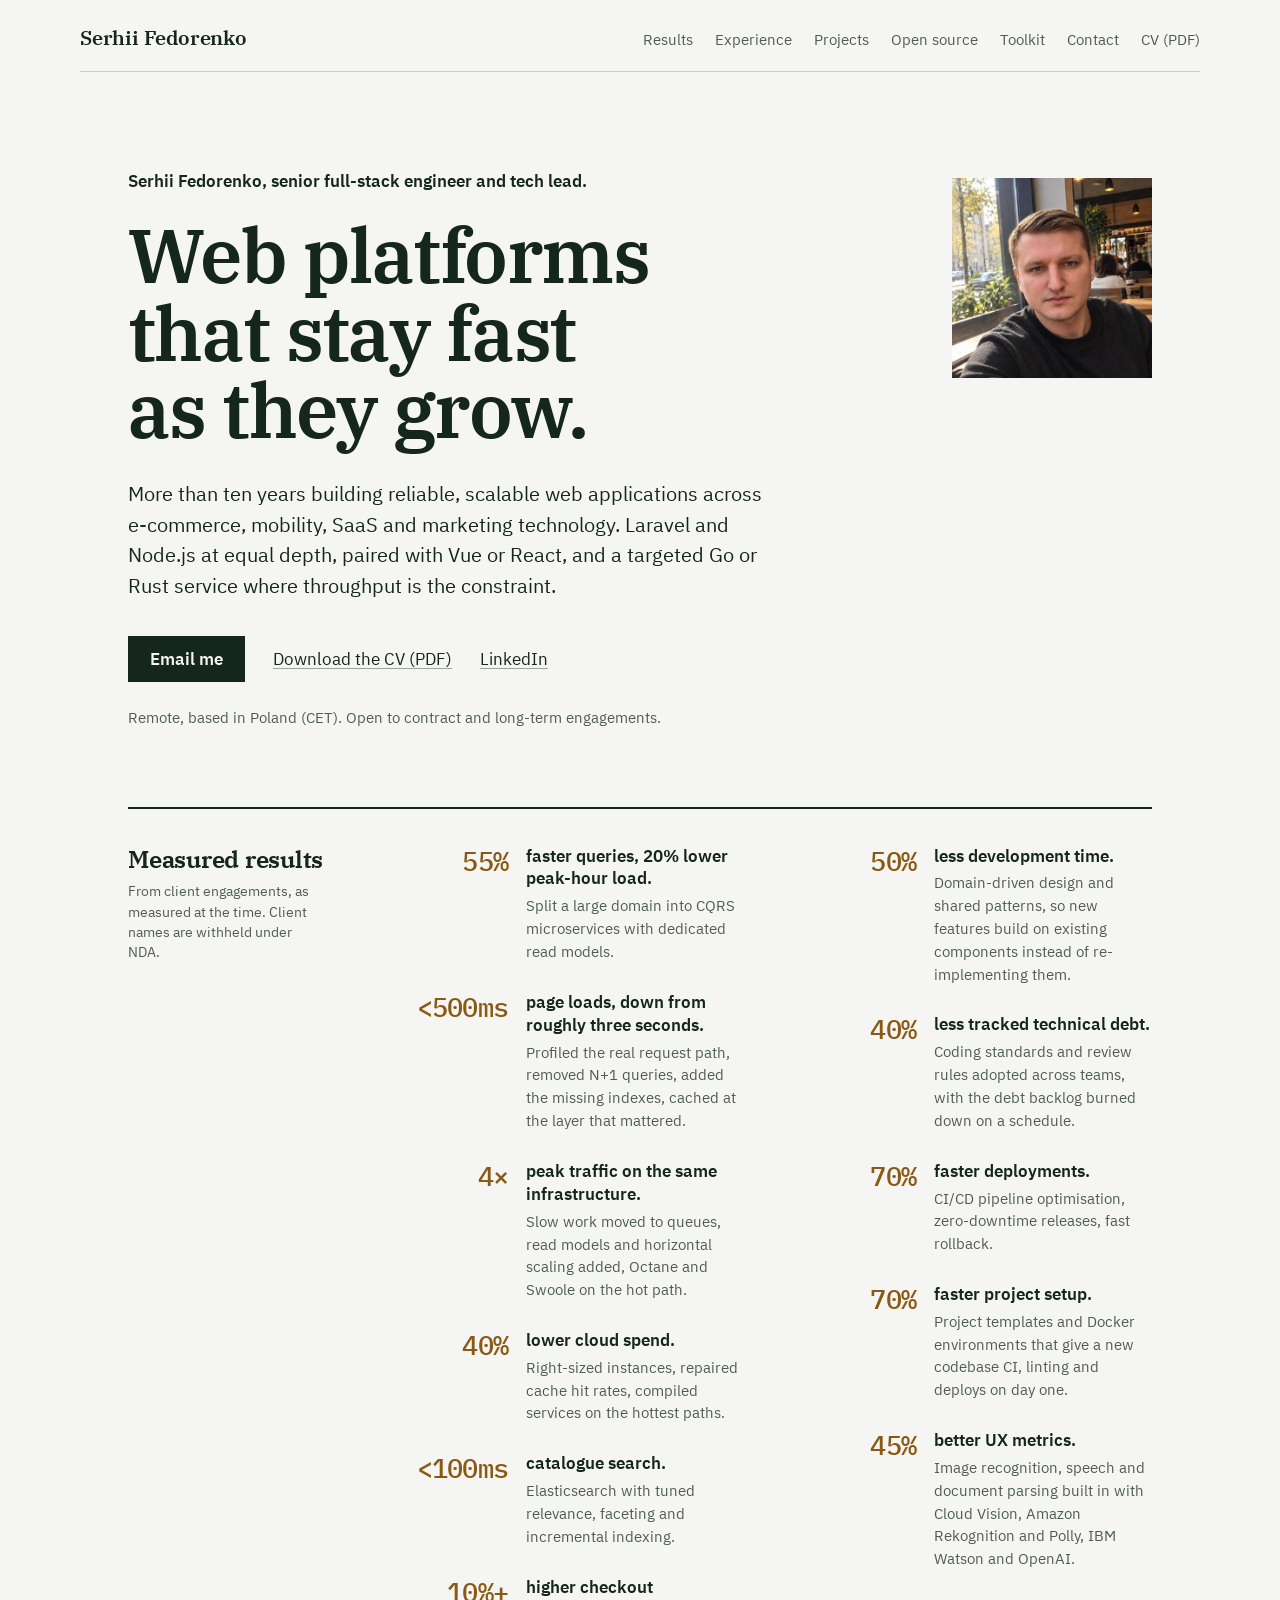
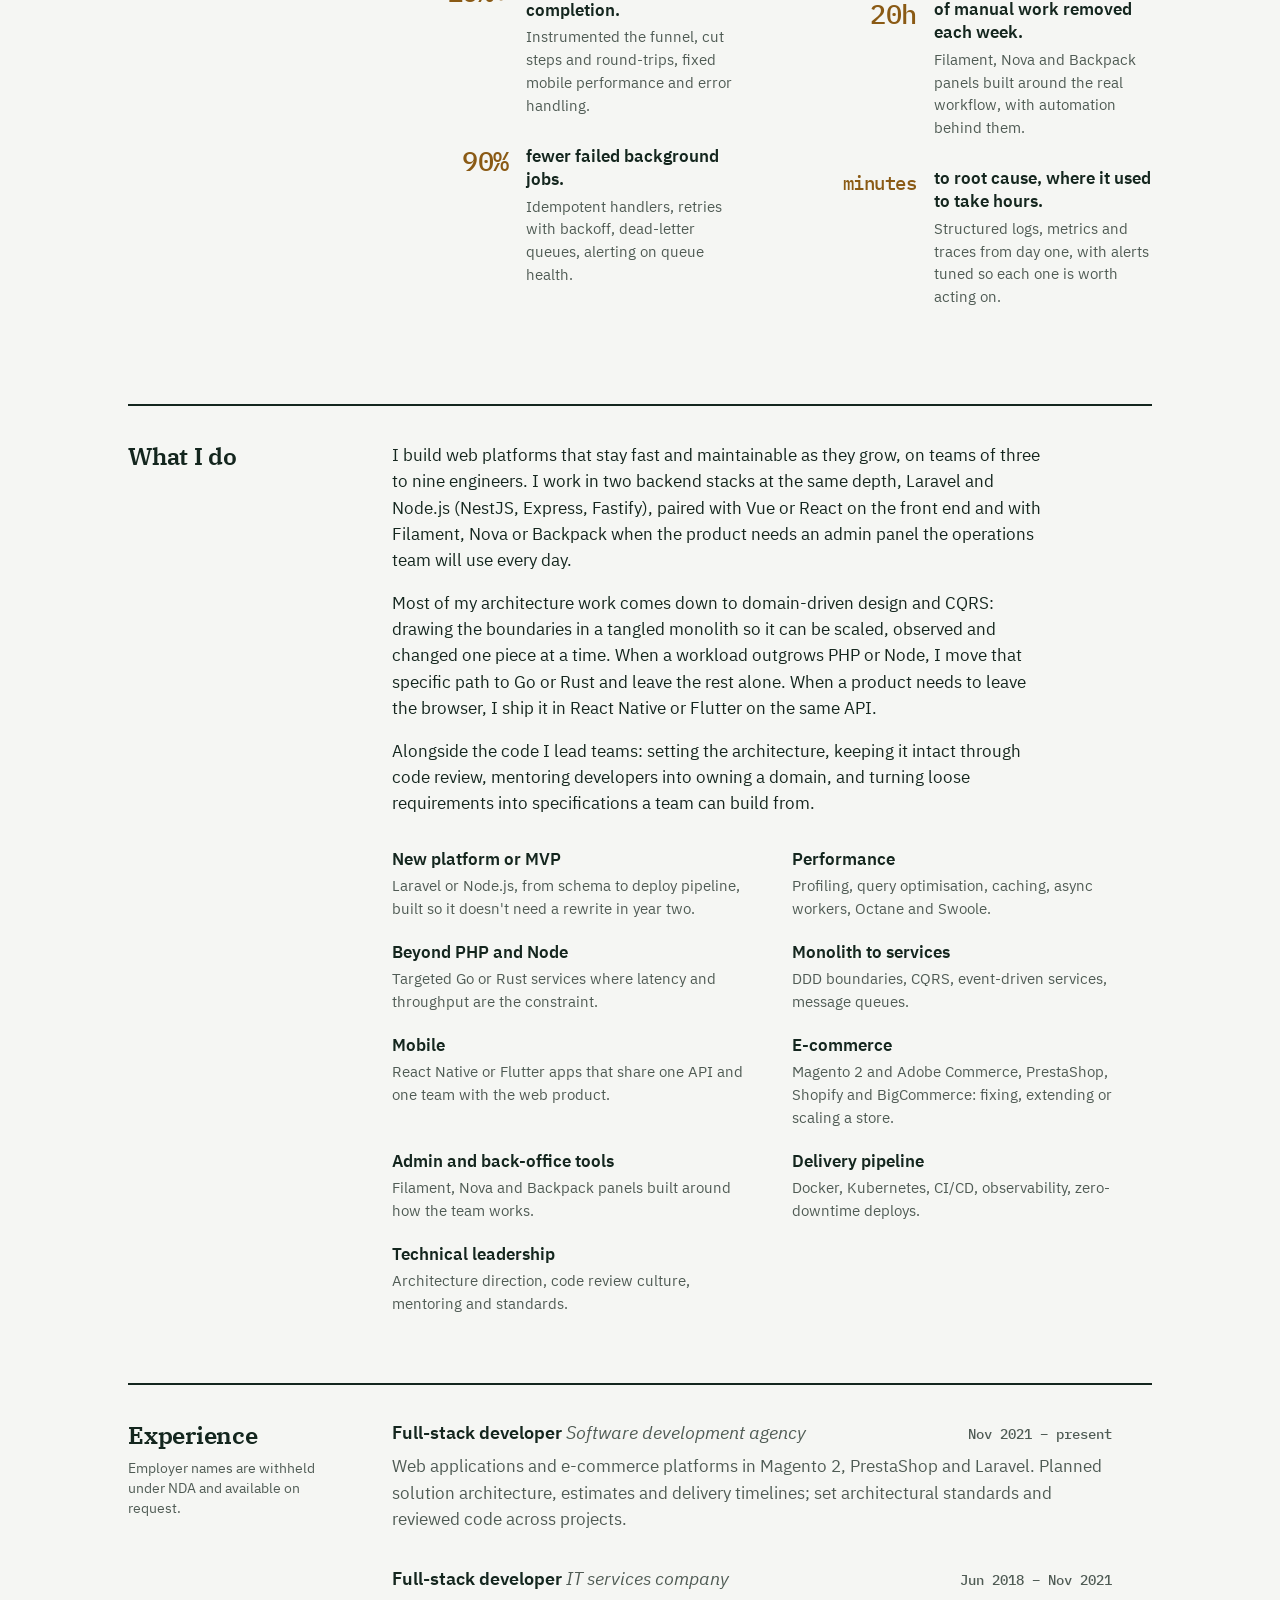
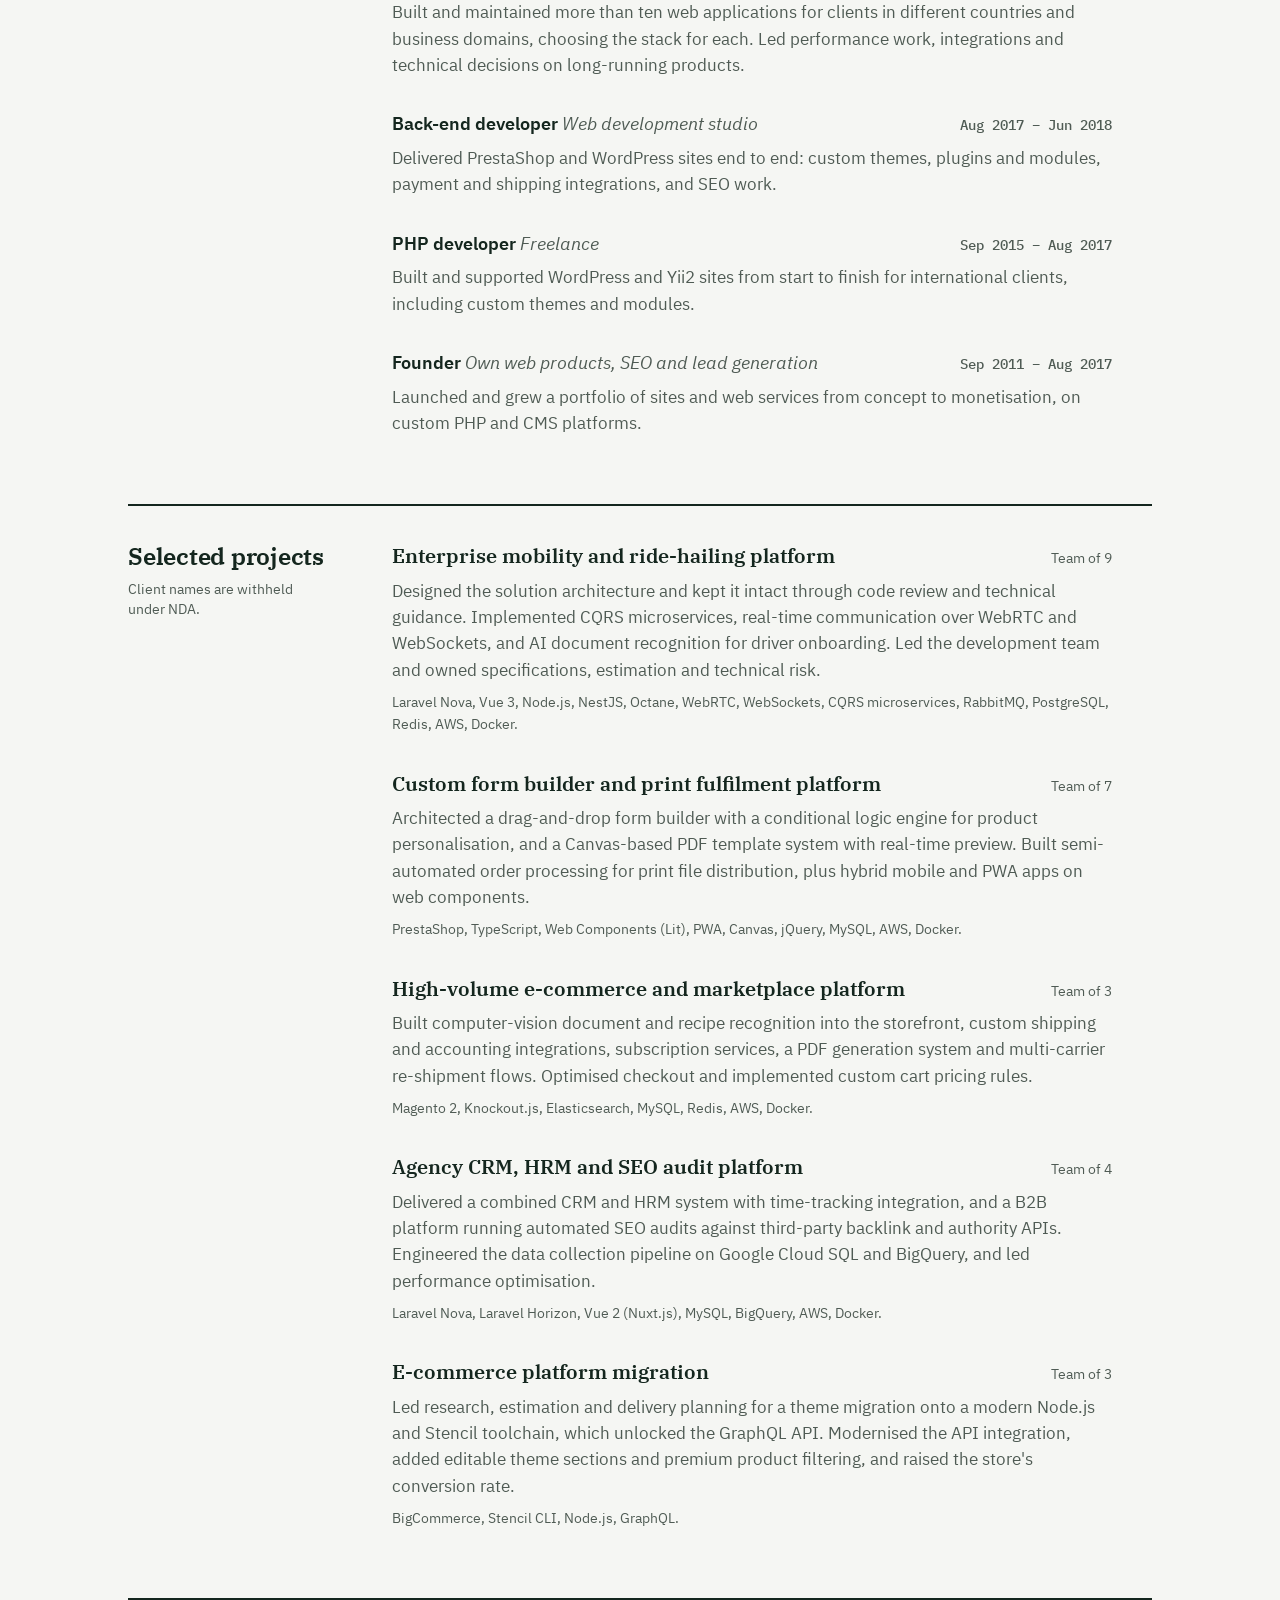
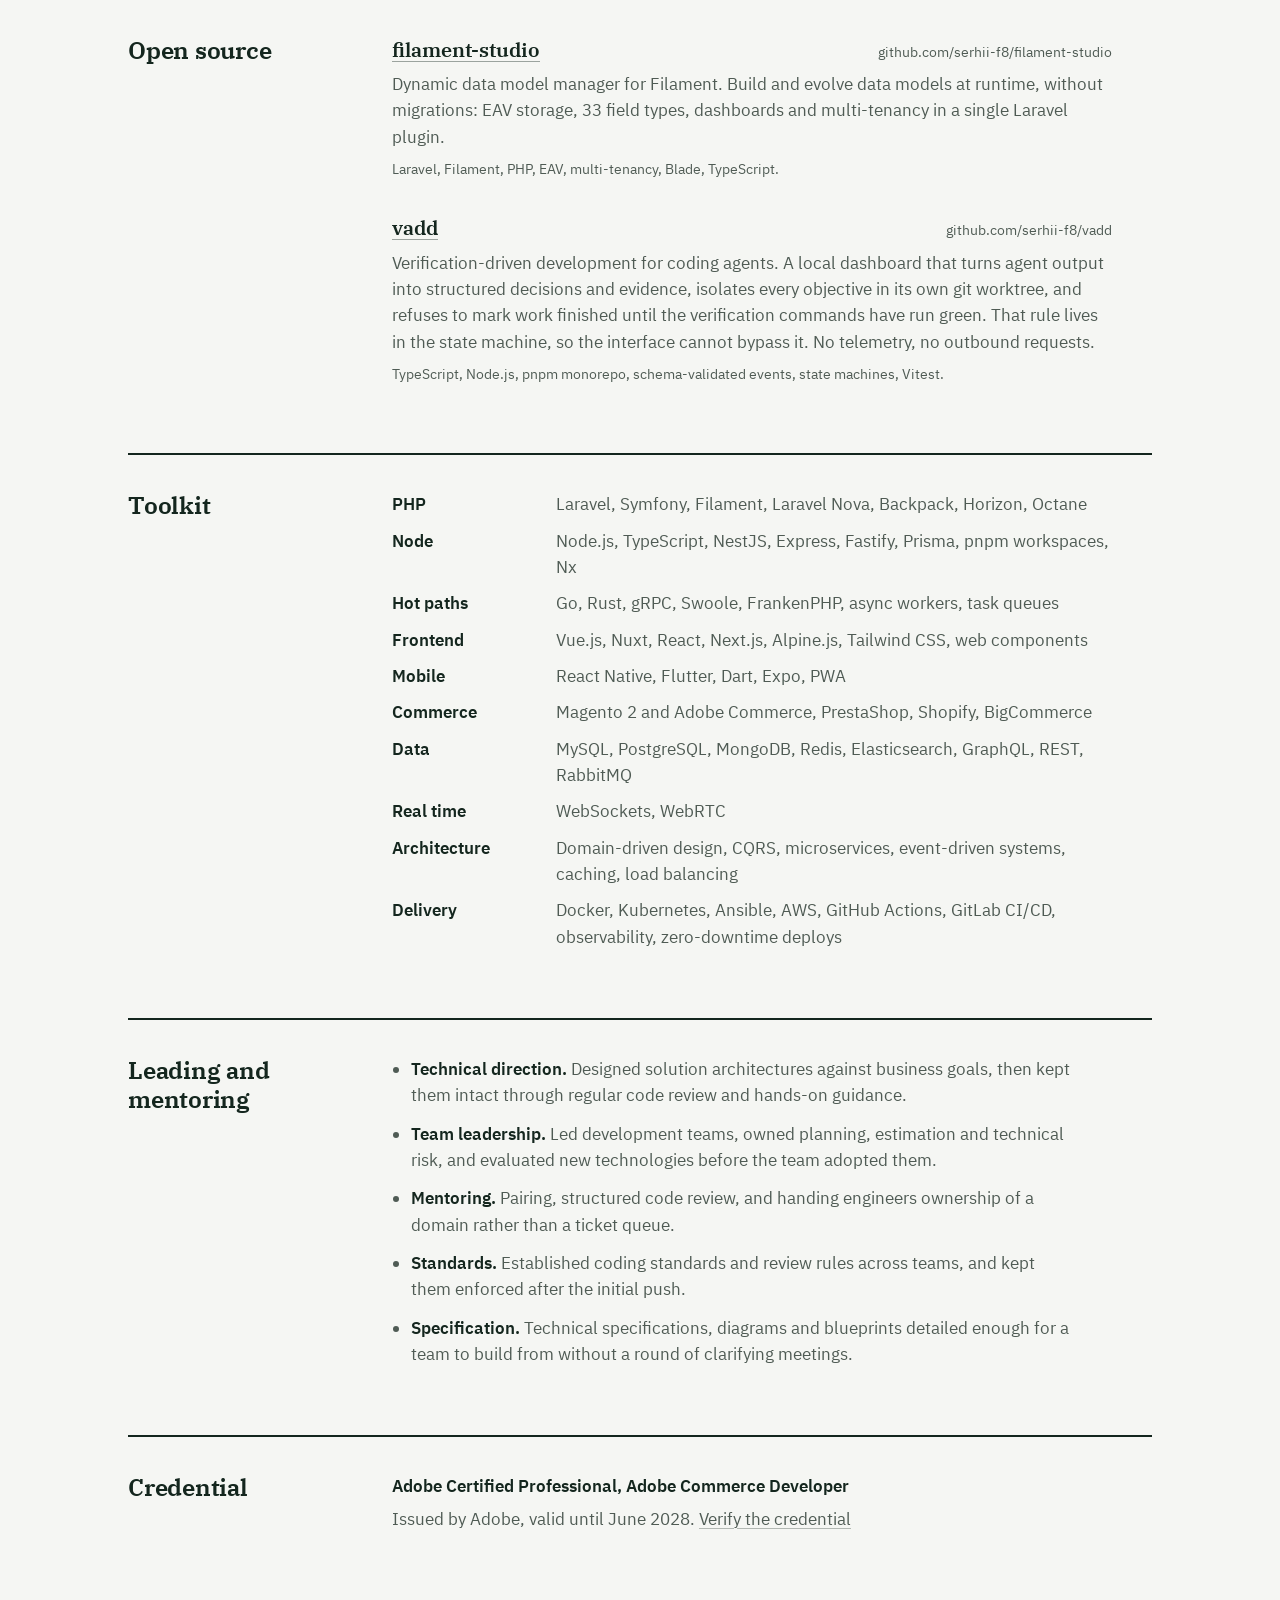
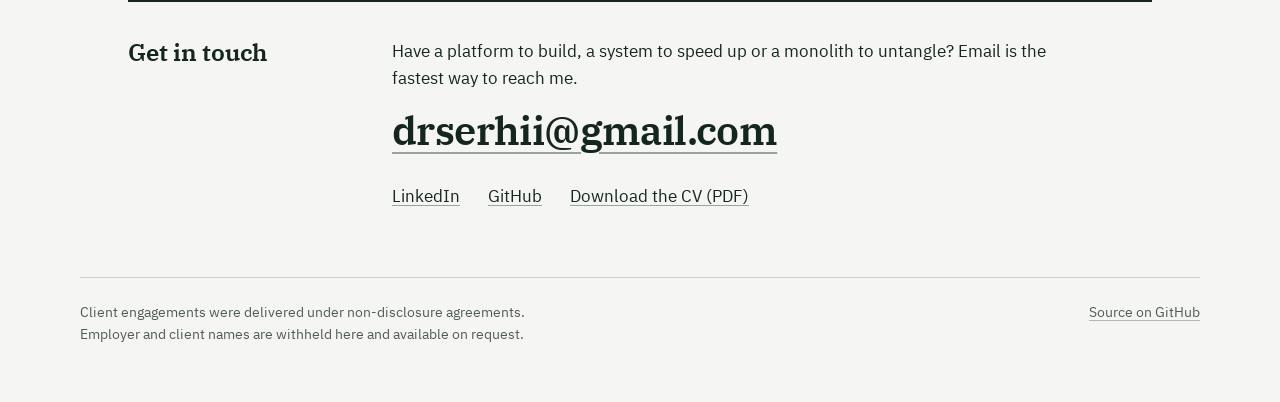
<file: index.html>
<!doctype html>
<html lang="en">
<head>
<meta charset="utf-8">
<meta name="viewport" content="width=device-width, initial-scale=1">
<title>Serhii Fedorenko, senior full-stack engineer and tech lead</title>
<meta name="description" content="Senior full-stack engineer and tech lead. Laravel and Node.js at equal depth, Vue and React on the front end, domain-driven design and CQRS for web platforms that stay fast as they grow. Remote, based in Poland.">
<link rel="canonical" href="https://serhii-f8.github.io/">
<link rel="icon" href="favicon.svg" type="image/svg+xml">
<link rel="preload" href="assets/fonts/ibm-plex-serif-latin-600-normal.woff2" as="font" type="font/woff2" crossorigin>
<link rel="preload" href="assets/fonts/ibm-plex-sans-latin-400-normal.woff2" as="font" type="font/woff2" crossorigin>
<link rel="stylesheet" href="assets/site.css">

<meta property="og:type" content="profile">
<meta property="og:title" content="Serhii Fedorenko, senior full-stack engineer and tech lead">
<meta property="og:description" content="Web platforms that stay fast as they grow. Laravel and Node.js at equal depth, DDD and CQRS, Go or Rust where throughput matters. Remote, based in Poland.">
<meta property="og:url" content="https://serhii-f8.github.io/">
<meta property="og:image" content="https://serhii-f8.github.io/assets/portrait.jpg">
<meta property="profile:first_name" content="Serhii">
<meta property="profile:last_name" content="Fedorenko">
<meta name="twitter:card" content="summary">

<script type="application/ld+json">
{
  "@context": "https://schema.org",
  "@type": "Person",
  "name": "Serhii Fedorenko",
  "url": "https://serhii-f8.github.io/",
  "image": "https://serhii-f8.github.io/assets/portrait.jpg",
  "jobTitle": "Senior Full-Stack Engineer and Tech Lead",
  "email": "mailto:drserhii@gmail.com",
  "address": { "@type": "PostalAddress", "addressCountry": "PL" },
  "sameAs": [
    "https://www.linkedin.com/in/serhii-fedorenko",
    "https://github.com/serhii-f8"
  ],
  "knowsAbout": [
    "Laravel", "PHP", "Node.js", "TypeScript", "NestJS", "Vue.js", "React",
    "Domain-Driven Design", "CQRS", "Microservices", "Magento 2", "Adobe Commerce",
    "React Native", "Flutter", "Go", "Rust", "Docker", "Kubernetes", "AWS"
  ],
  "hasCredential": {
    "@type": "EducationalOccupationalCredential",
    "name": "Adobe Certified Professional, Adobe Commerce Developer",
    "url": "https://certification.adobe.com/credential/verify/e02ad242-8a61-11f0-8ca0-42010a400fd3"
  }
}
</script>
</head>
<body>
<a class="skip" href="#main">Skip to content</a>

<header class="wrap masthead">
  <a class="brand" href="#top">Serhii Fedorenko</a>
  <nav aria-label="Sections">
    <ul class="nav">
      <li><a href="#results">Results</a></li>
      <li><a href="#experience">Experience</a></li>
      <li><a href="#projects">Projects</a></li>
      <li><a href="#open-source">Open source</a></li>
      <li><a href="#toolkit">Toolkit</a></li>
      <li><a href="#contact">Contact</a></li>
      <li><a href="cv/serhii-fedorenko-cv.pdf">CV (PDF)</a></li>
    </ul>
  </nav>
</header>

<main id="main" class="wrap">

  <section class="hero" id="top" aria-labelledby="headline">
    <div>
      <p class="who">Serhii Fedorenko, senior full-stack engineer and tech lead.</p>
      <h1 id="headline">Web platforms that stay fast as they grow.</h1>
      <p class="lede">More than ten years building reliable, scalable web applications across <span class="nb">e-commerce</span>,
        mobility, SaaS and marketing technology. Laravel and Node.js at equal depth, paired with Vue or
        React, and a targeted Go or Rust service where throughput is the constraint.</p>
      <div class="actions">
        <a class="btn" href="mailto:drserhii@gmail.com">Email me</a>
        <a href="cv/serhii-fedorenko-cv.pdf">Download the CV (PDF)</a>
        <a href="https://www.linkedin.com/in/serhii-fedorenko">LinkedIn</a>
      </div>
      <p class="where">Remote, based in Poland (CET). Open to contract and long-term engagements.</p>
    </div>
    <img class="portrait" src="assets/portrait.jpg" width="460" height="460" alt="Serhii Fedorenko">
  </section>

  <section class="section" id="results" aria-labelledby="results-h">
    <div class="rail">
      <h2 id="results-h">Measured results</h2>
      <span class="note">From client engagements, as measured at the time. Client names are withheld under NDA.</span>
    </div>
    <dl class="ledger content">
      <div><dt>55%</dt><dd><b>faster queries, 20% lower peak-hour load.</b> <span>Split a large domain into CQRS microservices with dedicated read models.</span></dd></div>
      <div><dt>&lt;500ms</dt><dd><b>page loads, down from roughly three seconds.</b> <span>Profiled the real request path, removed N+1 queries, added the missing indexes, cached at the layer that mattered.</span></dd></div>
      <div><dt>4&times;</dt><dd><b>peak traffic on the same infrastructure.</b> <span>Slow work moved to queues, read models and horizontal scaling added, Octane and Swoole on the hot path.</span></dd></div>
      <div><dt>40%</dt><dd><b>lower cloud spend.</b> <span>Right-sized instances, repaired cache hit rates, compiled services on the hottest paths.</span></dd></div>
      <div><dt>&lt;100ms</dt><dd><b>catalogue search.</b> <span>Elasticsearch with tuned relevance, faceting and incremental indexing.</span></dd></div>
      <div><dt>10%+</dt><dd><b>higher checkout completion.</b> <span>Instrumented the funnel, cut steps and round-trips, fixed mobile performance and error handling.</span></dd></div>
      <div><dt>90%</dt><dd><b>fewer failed background jobs.</b> <span>Idempotent handlers, retries with backoff, dead-letter queues, alerting on queue health.</span></dd></div>
      <div><dt>50%</dt><dd><b>less development time.</b> <span>Domain-driven design and shared patterns, so new features build on existing components instead of re-implementing them.</span></dd></div>
      <div><dt>40%</dt><dd><b>less tracked technical debt.</b> <span>Coding standards and review rules adopted across teams, with the debt backlog burned down on a schedule.</span></dd></div>
      <div><dt>70%</dt><dd><b>faster deployments.</b> <span>CI/CD pipeline optimisation, zero-downtime releases, fast rollback.</span></dd></div>
      <div><dt>70%</dt><dd><b>faster project setup.</b> <span>Project templates and Docker environments that give a new codebase CI, linting and deploys on day one.</span></dd></div>
      <div><dt>45%</dt><dd><b>better UX metrics.</b> <span>Image recognition, speech and document parsing built in with Cloud Vision, Amazon Rekognition and Polly, IBM Watson and OpenAI.</span></dd></div>
      <div><dt>20h</dt><dd><b>of manual work removed each week.</b> <span>Filament, Nova and Backpack panels built around the real workflow, with automation behind them.</span></dd></div>
      <div><dt class="word">minutes</dt><dd><b>to root cause, where it used to take hours.</b> <span>Structured logs, metrics and traces from day one, with alerts tuned so each one is worth acting on.</span></dd></div>
    </dl>
  </section>

  <section class="section" id="about" aria-labelledby="about-h">
    <div class="rail"><h2 id="about-h">What I do</h2></div>
    <div class="content">
      <p>I build web platforms that stay fast and maintainable as they grow, on teams of three to nine
        engineers. I work in two backend stacks at the same depth, Laravel and Node.js (NestJS, Express,
        Fastify), paired with Vue or React on the front end and with Filament, Nova or Backpack when the
        product needs an admin panel the operations team will use every day.</p>
      <p>Most of my architecture work comes down to domain-driven design and CQRS: drawing the boundaries in
        a tangled monolith so it can be scaled, observed and changed one piece at a time. When a workload
        outgrows PHP or Node, I move that specific path to Go or Rust and leave the rest alone. When a
        product needs to leave the browser, I ship it in React Native or Flutter on the same API.</p>
      <p>Alongside the code I lead teams: setting the architecture, keeping it intact through code review,
        mentoring developers into owning a domain, and turning loose requirements into specifications a
        team can build from.</p>
      <ul class="engagements">
        <li><b>New platform or MVP</b> Laravel or Node.js, from schema to deploy pipeline, built so it doesn't need a rewrite in year two.</li>
        <li><b>Performance</b> Profiling, query optimisation, caching, async workers, Octane and Swoole.</li>
        <li><b>Beyond PHP and Node</b> Targeted Go or Rust services where latency and throughput are the constraint.</li>
        <li><b>Monolith to services</b> DDD boundaries, CQRS, event-driven services, message queues.</li>
        <li><b>Mobile</b> React Native or Flutter apps that share one API and one team with the web product.</li>
        <li><b>E-commerce</b> Magento 2 and Adobe Commerce, PrestaShop, Shopify and BigCommerce: fixing, extending or scaling a store.</li>
        <li><b>Admin and back-office tools</b> Filament, Nova and Backpack panels built around how the team works.</li>
        <li><b>Delivery pipeline</b> Docker, Kubernetes, CI/CD, observability, zero-downtime deploys.</li>
        <li><b>Technical leadership</b> Architecture direction, code review culture, mentoring and standards.</li>
      </ul>
    </div>
  </section>

  <section class="section" id="experience" aria-labelledby="experience-h">
    <div class="rail">
      <h2 id="experience-h">Experience</h2>
      <span class="note">Employer names are withheld under NDA and available on request.</span>
    </div>
    <div class="content">
      <article class="record">
        <div class="record-head"><h3>Full-stack developer <em>Software development agency</em></h3><span class="when">Nov 2021 – present</span></div>
        <p>Web applications and e-commerce platforms in Magento 2, PrestaShop and Laravel. Planned solution
          architecture, estimates and delivery timelines; set architectural standards and reviewed code
          across projects.</p>
      </article>
      <article class="record">
        <div class="record-head"><h3>Full-stack developer <em>IT services company</em></h3><span class="when">Jun 2018 – Nov 2021</span></div>
        <p>Built and maintained more than ten web applications for clients in different countries and
          business domains, choosing the stack for each. Led performance work, integrations and technical
          decisions on long-running products.</p>
      </article>
      <article class="record">
        <div class="record-head"><h3>Back-end developer <em>Web development studio</em></h3><span class="when">Aug 2017 – Jun 2018</span></div>
        <p>Delivered PrestaShop and WordPress sites end to end: custom themes, plugins and modules, payment
          and shipping integrations, and SEO work.</p>
      </article>
      <article class="record">
        <div class="record-head"><h3>PHP developer <em>Freelance</em></h3><span class="when">Sep 2015 – Aug 2017</span></div>
        <p>Built and supported WordPress and Yii2 sites from start to finish for international clients,
          including custom themes and modules.</p>
      </article>
      <article class="record">
        <div class="record-head"><h3>Founder <em>Own web products, SEO and lead generation</em></h3><span class="when">Sep 2011 – Aug 2017</span></div>
        <p>Launched and grew a portfolio of sites and web services from concept to monetisation, on custom
          PHP and CMS platforms.</p>
      </article>
    </div>
  </section>

  <section class="section" id="projects" aria-labelledby="projects-h">
    <div class="rail">
      <h2 id="projects-h">Selected projects</h2>
      <span class="note">Client names are withheld under NDA.</span>
    </div>
    <div class="content">
      <article class="record project">
        <div class="record-head"><h3>Enterprise mobility and ride-hailing platform</h3><span class="team">Team of 9</span></div>
        <p>Designed the solution architecture and kept it intact through code review and technical guidance.
          Implemented CQRS microservices, real-time communication over WebRTC and WebSockets, and AI document
          recognition for driver onboarding. Led the development team and owned specifications, estimation
          and technical risk.</p>
        <p class="parts">Laravel Nova, Vue 3, Node.js, NestJS, Octane, WebRTC, WebSockets, CQRS microservices, RabbitMQ, PostgreSQL, Redis, AWS, Docker.</p>
      </article>
      <article class="record project">
        <div class="record-head"><h3>Custom form builder and print fulfilment platform</h3><span class="team">Team of 7</span></div>
        <p>Architected a drag-and-drop form builder with a conditional logic engine for product
          personalisation, and a Canvas-based PDF template system with real-time preview. Built
          semi-automated order processing for print file distribution, plus hybrid mobile and PWA apps on
          web components.</p>
        <p class="parts">PrestaShop, TypeScript, Web Components (Lit), PWA, Canvas, jQuery, MySQL, AWS, Docker.</p>
      </article>
      <article class="record project">
        <div class="record-head"><h3>High-volume e-commerce and marketplace platform</h3><span class="team">Team of 3</span></div>
        <p>Built computer-vision document and recipe recognition into the storefront, custom shipping and
          accounting integrations, subscription services, a PDF generation system and multi-carrier
          re-shipment flows. Optimised checkout and implemented custom cart pricing rules.</p>
        <p class="parts">Magento 2, Knockout.js, Elasticsearch, MySQL, Redis, AWS, Docker.</p>
      </article>
      <article class="record project">
        <div class="record-head"><h3>Agency CRM, HRM and SEO audit platform</h3><span class="team">Team of 4</span></div>
        <p>Delivered a combined CRM and HRM system with time-tracking integration, and a B2B platform running
          automated SEO audits against third-party backlink and authority APIs. Engineered the data
          collection pipeline on Google Cloud SQL and BigQuery, and led performance optimisation.</p>
        <p class="parts">Laravel Nova, Laravel Horizon, Vue 2 (Nuxt.js), MySQL, BigQuery, AWS, Docker.</p>
      </article>
      <article class="record project">
        <div class="record-head"><h3>E-commerce platform migration</h3><span class="team">Team of 3</span></div>
        <p>Led research, estimation and delivery planning for a theme migration onto a modern Node.js and
          Stencil toolchain, which unlocked the GraphQL API. Modernised the API integration, added editable
          theme sections and premium product filtering, and raised the store's conversion rate.</p>
        <p class="parts">BigCommerce, Stencil CLI, Node.js, GraphQL.</p>
      </article>
    </div>
  </section>

  <section class="section" id="open-source" aria-labelledby="oss-h">
    <div class="rail"><h2 id="oss-h">Open source</h2></div>
    <div class="content">
      <article class="record project">
        <div class="record-head"><h3><a href="https://github.com/serhii-f8/filament-studio">filament-studio</a></h3><span class="team">github.com/serhii-f8/filament-studio</span></div>
        <p>Dynamic data model manager for Filament. Build and evolve data models at runtime, without
          migrations: EAV storage, 33 field types, dashboards and multi-tenancy in a single Laravel plugin.</p>
        <p class="parts">Laravel, Filament, PHP, EAV, multi-tenancy, Blade, TypeScript.</p>
      </article>
      <article class="record project">
        <div class="record-head"><h3><a href="https://github.com/serhii-f8/vadd">vadd</a></h3><span class="team">github.com/serhii-f8/vadd</span></div>
        <p>Verification-driven development for coding agents. A local dashboard that turns agent output into
          structured decisions and evidence, isolates every objective in its own git worktree, and refuses
          to mark work finished until the verification commands have run green. That rule lives in the
          state machine, so the interface cannot bypass it. No telemetry, no outbound requests.</p>
        <p class="parts">TypeScript, Node.js, pnpm monorepo, schema-validated events, state machines, Vitest.</p>
      </article>
    </div>
  </section>

  <section class="section" id="toolkit" aria-labelledby="toolkit-h">
    <div class="rail"><h2 id="toolkit-h">Toolkit</h2></div>
    <dl class="kit content">
      <dt>PHP</dt><dd>Laravel, Symfony, Filament, Laravel Nova, Backpack, Horizon, Octane</dd>
      <dt>Node</dt><dd>Node.js, TypeScript, NestJS, Express, Fastify, Prisma, pnpm workspaces, Nx</dd>
      <dt>Hot paths</dt><dd>Go, Rust, gRPC, Swoole, FrankenPHP, async workers, task queues</dd>
      <dt>Frontend</dt><dd>Vue.js, Nuxt, React, Next.js, Alpine.js, Tailwind CSS, web components</dd>
      <dt>Mobile</dt><dd>React Native, Flutter, Dart, Expo, PWA</dd>
      <dt>Commerce</dt><dd>Magento 2 and Adobe Commerce, PrestaShop, Shopify, BigCommerce</dd>
      <dt>Data</dt><dd>MySQL, PostgreSQL, MongoDB, Redis, Elasticsearch, GraphQL, REST, RabbitMQ</dd>
      <dt>Real time</dt><dd>WebSockets, WebRTC</dd>
      <dt>Architecture</dt><dd>Domain-driven design, CQRS, microservices, event-driven systems, caching, load balancing</dd>
      <dt>Delivery</dt><dd>Docker, Kubernetes, Ansible, AWS, GitHub Actions, GitLab CI/CD, observability, zero-downtime deploys</dd>
    </dl>
  </section>

  <section class="section" id="leadership" aria-labelledby="leadership-h">
    <div class="rail"><h2 id="leadership-h">Leading and mentoring</h2></div>
    <div class="content">
      <ul class="plain">
        <li><b>Technical direction.</b> Designed solution architectures against business goals, then kept them intact through regular code review and hands-on guidance.</li>
        <li><b>Team leadership.</b> Led development teams, owned planning, estimation and technical risk, and evaluated new technologies before the team adopted them.</li>
        <li><b>Mentoring.</b> Pairing, structured code review, and handing engineers ownership of a domain rather than a ticket queue.</li>
        <li><b>Standards.</b> Established coding standards and review rules across teams, and kept them enforced after the initial push.</li>
        <li><b>Specification.</b> Technical specifications, diagrams and blueprints detailed enough for a team to build from without a round of clarifying meetings.</li>
      </ul>
    </div>
  </section>

  <section class="section" id="credential" aria-labelledby="credential-h">
    <div class="rail"><h2 id="credential-h">Credential</h2></div>
    <div class="content credential">
      <b>Adobe Certified Professional, Adobe Commerce Developer</b>
      <p>Issued by Adobe, valid until June 2028.
        <a href="https://certification.adobe.com/credential/verify/e02ad242-8a61-11f0-8ca0-42010a400fd3">Verify the credential</a></p>
    </div>
  </section>

  <section class="section contact" id="contact" aria-labelledby="contact-h">
    <div class="rail"><h2 id="contact-h">Get in touch</h2></div>
    <div class="content">
      <p>Have a platform to build, a system to speed up or a monolith to untangle? Email is the fastest way
        to reach me.</p>
      <p><a class="big" href="mailto:drserhii@gmail.com">drserhii@gmail.com</a></p>
      <ul class="links">
        <li><a href="https://www.linkedin.com/in/serhii-fedorenko">LinkedIn</a></li>
        <li><a href="https://github.com/serhii-f8">GitHub</a></li>
        <li><a href="cv/serhii-fedorenko-cv.pdf">Download the CV (PDF)</a></li>
      </ul>
    </div>
  </section>

</main>

<footer class="wrap colophon">
  <p>Client engagements were delivered under non-disclosure agreements. Employer and client names are
    withheld here and available on request.</p>
  <p><a href="https://github.com/serhii-f8/serhii-f8.github.io">Source on GitHub</a></p>
</footer>
</body>
</html>
</file>
<file: assets/site.css>
/* Serhii Fedorenko, personal site.
   Identity shared with the CV: IBM Plex in three roles (Serif for the name,
   headline and section rail; Sans for body text; Mono for measured figures
   and dates only), pine ink on a light neutral, antique ochre reserved for
   measured values. Keep ochre off anything that is not a number. */

@font-face { font-family: "Plex Serif"; src: url("fonts/ibm-plex-serif-latin-400-normal.woff2") format("woff2"); font-weight: 400; font-style: normal; font-display: swap; }
@font-face { font-family: "Plex Serif"; src: url("fonts/ibm-plex-serif-latin-600-normal.woff2") format("woff2"); font-weight: 600; font-style: normal; font-display: swap; }
@font-face { font-family: "Plex Sans";  src: url("fonts/ibm-plex-sans-latin-400-normal.woff2")  format("woff2"); font-weight: 400; font-style: normal; font-display: swap; }
@font-face { font-family: "Plex Sans";  src: url("fonts/ibm-plex-sans-latin-400-italic.woff2")  format("woff2"); font-weight: 400; font-style: italic; font-display: swap; }
@font-face { font-family: "Plex Sans";  src: url("fonts/ibm-plex-sans-latin-600-normal.woff2")  format("woff2"); font-weight: 600; font-style: normal; font-display: swap; }
@font-face { font-family: "Plex Mono";  src: url("fonts/ibm-plex-mono-latin-500-normal.woff2")  format("woff2"); font-weight: 500; font-style: normal; font-display: swap; }

:root {
  --paper:  #f5f6f3;
  --ink:    #14261e;
  --muted:  #4f5b54;
  --rule:   #c9d0c7;
  --signal: #8a5a14;

  --serif: "Plex Serif", Georgia, "Times New Roman", serif;
  --sans:  "Plex Sans", system-ui, -apple-system, "Segoe UI", Roboto, sans-serif;
  --mono:  "Plex Mono", ui-monospace, "SFMono-Regular", Menlo, Consolas, monospace;

  --measure: 66ch;
  --gutter:  clamp(16px, 4vw, 48px);
  --rail:    208px;

  color-scheme: light dark;
}

@media (prefers-color-scheme: dark) {
  :root:not([data-theme="light"]) {
    --paper:  #0f1a14;
    --ink:    #e7ebe6;
    --muted:  #a2aca5;
    --rule:   #2b3b33;
    --signal: #dba84a;
  }
}
:root[data-theme="dark"] {
  --paper:  #0f1a14;
  --ink:    #e7ebe6;
  --muted:  #a2aca5;
  --rule:   #2b3b33;
  --signal: #dba84a;
}

/* ── base ─────────────────────────────────────────────────────── */
*, *::before, *::after { box-sizing: border-box; }
html { -webkit-text-size-adjust: 100%; scroll-behavior: smooth; }
@media (prefers-reduced-motion: reduce) { html { scroll-behavior: auto; } }

body {
  margin: 0;
  background: var(--paper);
  color: var(--ink);
  font-family: var(--sans);
  font-size: 1.0625rem;
  line-height: 1.55;
  font-variant-numeric: tabular-nums;
  -webkit-font-smoothing: antialiased;
}

img { max-width: 100%; height: auto; display: block; }

a {
  color: inherit;
  text-decoration: underline;
  text-decoration-thickness: 1px;
  text-underline-offset: 0.18em;
  text-decoration-color: color-mix(in srgb, currentColor 40%, transparent);
}
a:hover { text-decoration-color: currentColor; }
:focus-visible { outline: 2px solid var(--signal); outline-offset: 3px; }

.skip {
  position: absolute; left: -999px; top: 8px; z-index: 10;
  background: var(--ink); color: var(--paper); padding: 8px 12px; text-decoration: none;
}
.skip:focus { left: 8px; }

.wrap {
  max-width: 1120px;
  margin: 0 auto;
  padding-left: var(--gutter);
  padding-right: var(--gutter);
}

/* ── masthead ─────────────────────────────────────────────────── */
.masthead {
  display: flex; flex-wrap: wrap; align-items: baseline; justify-content: space-between;
  gap: 10px 32px;
  padding: 22px 0 18px;
  border-bottom: 1px solid var(--rule);
}
.brand {
  font-family: var(--serif); font-weight: 600; font-size: 1.25rem;
  letter-spacing: -0.01em; text-decoration: none;
}
.nav { display: flex; flex-wrap: wrap; gap: 6px 22px; margin: 0; padding: 0; list-style: none; font-size: 0.95rem; }
.nav a { text-decoration: none; color: var(--muted); }
.nav a:hover { color: var(--ink); text-decoration: underline; }

/* ── hero ─────────────────────────────────────────────────────── */
.hero {
  display: grid;
  grid-template-columns: minmax(0, 1fr) auto;
  gap: 40px 64px;
  align-items: start;
  padding: clamp(48px, 8vw, 96px) 0 clamp(44px, 6vw, 80px);
}
.hero .who { margin: 0 0 22px; font-weight: 600; }
.hero h1 {
  font-family: var(--serif); font-weight: 600;
  font-size: clamp(2.5rem, 6.4vw, 4.75rem);
  line-height: 1.02; letter-spacing: -0.02em;
  margin: 0; max-width: 14ch; text-wrap: balance;
}
.lede {
  font-size: clamp(1.125rem, 1.6vw, 1.3125rem); line-height: 1.5;
  max-width: 56ch; margin: 30px 0 0;
}
.actions { display: flex; flex-wrap: wrap; align-items: center; gap: 14px 28px; margin-top: 34px; }
.btn {
  display: inline-block; background: var(--ink); color: var(--paper);
  text-decoration: none; font-weight: 600; padding: 13px 22px; line-height: 1.2;
}
.btn:hover { background: var(--muted); }
.where { margin: 24px 0 0; color: var(--muted); font-size: 0.95rem; }
.nb { white-space: nowrap; }
.portrait { width: clamp(120px, 16vw, 200px); aspect-ratio: 1 / 1; object-fit: cover; margin-top: 10px; }

/* ── sections: label rail + content ───────────────────────────── */
.section {
  display: grid;
  grid-template-columns: var(--rail) minmax(0, 1fr);
  gap: 24px 56px;
  border-top: 2px solid var(--ink);
  padding: 36px 0 68px;
}
.rail { position: sticky; top: 28px; align-self: start; }
.rail h2 {
  font-family: var(--serif); font-weight: 600; font-size: 1.5rem;
  line-height: 1.2; letter-spacing: -0.01em; margin: 0;
}
.rail .note {
  display: block; margin-top: 8px; color: var(--muted);
  font-size: 0.875rem; line-height: 1.45; max-width: 24ch;
}
.content > p { max-width: var(--measure); margin: 0 0 16px; }
.content > p:last-child { margin-bottom: 0; }

/* ── the ledger: the one loud thing ───────────────────────────── */
.ledger { margin: 0; columns: 2; column-gap: 56px; }
.ledger > div {
  break-inside: avoid;
  display: grid; grid-template-columns: 7.25rem minmax(0, 1fr); column-gap: 18px;
  padding: 0 0 28px;
}
.ledger dt {
  font-family: var(--mono); font-weight: 500; font-size: 1.7rem; line-height: 1.1;
  color: var(--signal); text-align: right; letter-spacing: -0.03em; padding-top: 1px;
}
.ledger dt.word { font-size: 1.2rem; padding-top: 5px; }
.ledger dd { margin: 0; }
.ledger dd b { display: block; font-weight: 600; line-height: 1.35; }
.ledger dd span { display: block; color: var(--muted); font-size: 0.95rem; line-height: 1.5; margin-top: 4px; max-width: 40ch; }

/* ── engagements ──────────────────────────────────────────────── */
.engagements {
  list-style: none; margin: 30px 0 0; padding: 0;
  display: grid; grid-template-columns: repeat(auto-fill, minmax(260px, 1fr)); gap: 20px 40px;
}
.engagements li { color: var(--muted); font-size: 0.95rem; line-height: 1.5; }
.engagements b { display: block; color: var(--ink); font-weight: 600; font-size: 1.0625rem; margin-bottom: 2px; }

/* ── records: jobs, projects, repositories ────────────────────── */
.record { margin: 0 0 34px; max-width: 72ch; }
.record:last-child { margin-bottom: 0; }
.record-head { display: flex; flex-wrap: wrap; justify-content: space-between; align-items: baseline; gap: 4px 24px; }
.record h3 { margin: 0; font-size: 1.125rem; font-weight: 600; line-height: 1.35; }
.record h3 em { font-style: italic; font-weight: 400; color: var(--muted); }
.when { font-family: var(--mono); font-weight: 500; font-size: 0.875rem; color: var(--muted); white-space: nowrap; }
.team { font-size: 0.9rem; color: var(--muted); white-space: nowrap; }
.record p { margin: 8px 0 0; color: var(--muted); }
.parts { margin: 10px 0 0; font-size: 0.9rem; color: var(--muted); }
.project h3 { font-family: var(--serif); font-size: 1.25rem; }

/* ── toolkit ──────────────────────────────────────────────────── */
.kit { display: grid; grid-template-columns: 9rem minmax(0, 1fr); gap: 10px 20px; margin: 0; max-width: 72ch; }
.kit dt { font-weight: 600; }
.kit dd { margin: 0; color: var(--muted); }

/* ── plain lists ──────────────────────────────────────────────── */
.plain { margin: 0; padding-left: 1.1em; max-width: 68ch; }
.plain li { margin-bottom: 12px; color: var(--muted); }
.plain li:last-child { margin-bottom: 0; }
.plain li b { color: var(--ink); font-weight: 600; }

.credential b { font-weight: 600; }
.credential p { margin: 6px 0 0; color: var(--muted); }

/* ── contact ──────────────────────────────────────────────────── */
.contact .big {
  font-family: var(--serif); font-weight: 600;
  font-size: clamp(1.5rem, 3.4vw, 2.5rem); line-height: 1.15; letter-spacing: -0.015em;
  text-decoration-thickness: 2px; overflow-wrap: anywhere;
}
.contact .links { display: flex; flex-wrap: wrap; gap: 10px 28px; margin: 30px 0 0; padding: 0; list-style: none; }

/* ── colophon ─────────────────────────────────────────────────── */
.colophon {
  border-top: 1px solid var(--rule);
  padding: 24px 0 56px;
  color: var(--muted); font-size: 0.875rem;
  display: flex; flex-wrap: wrap; justify-content: space-between; gap: 8px 32px;
}
.colophon p { margin: 0; max-width: 60ch; }

/* ── responsive ───────────────────────────────────────────────── */
@media (max-width: 1000px) {
  .ledger { columns: 1; }
  .ledger dd span { max-width: 56ch; }
}
@media (max-width: 800px) {
  :root { --rail: 1fr; }
  .section { grid-template-columns: 1fr; gap: 18px; padding: 28px 0 52px; }
  .rail { position: static; }
  .hero { grid-template-columns: 1fr; gap: 24px; }
  .hero .portrait { order: -1; width: 96px; margin-top: 0; }
  .kit { grid-template-columns: 1fr; gap: 2px; }
  .kit dd { margin-bottom: 12px; }
}
@media (max-width: 480px) {
  .ledger > div { grid-template-columns: 1fr; row-gap: 4px; }
  .ledger dt { text-align: left; }
  .record-head { flex-direction: column; align-items: flex-start; }
}

@media print {
  .skip, .nav, .actions { display: none; }
  .rail { position: static; }
  .section { break-inside: auto; }
}
</file>
